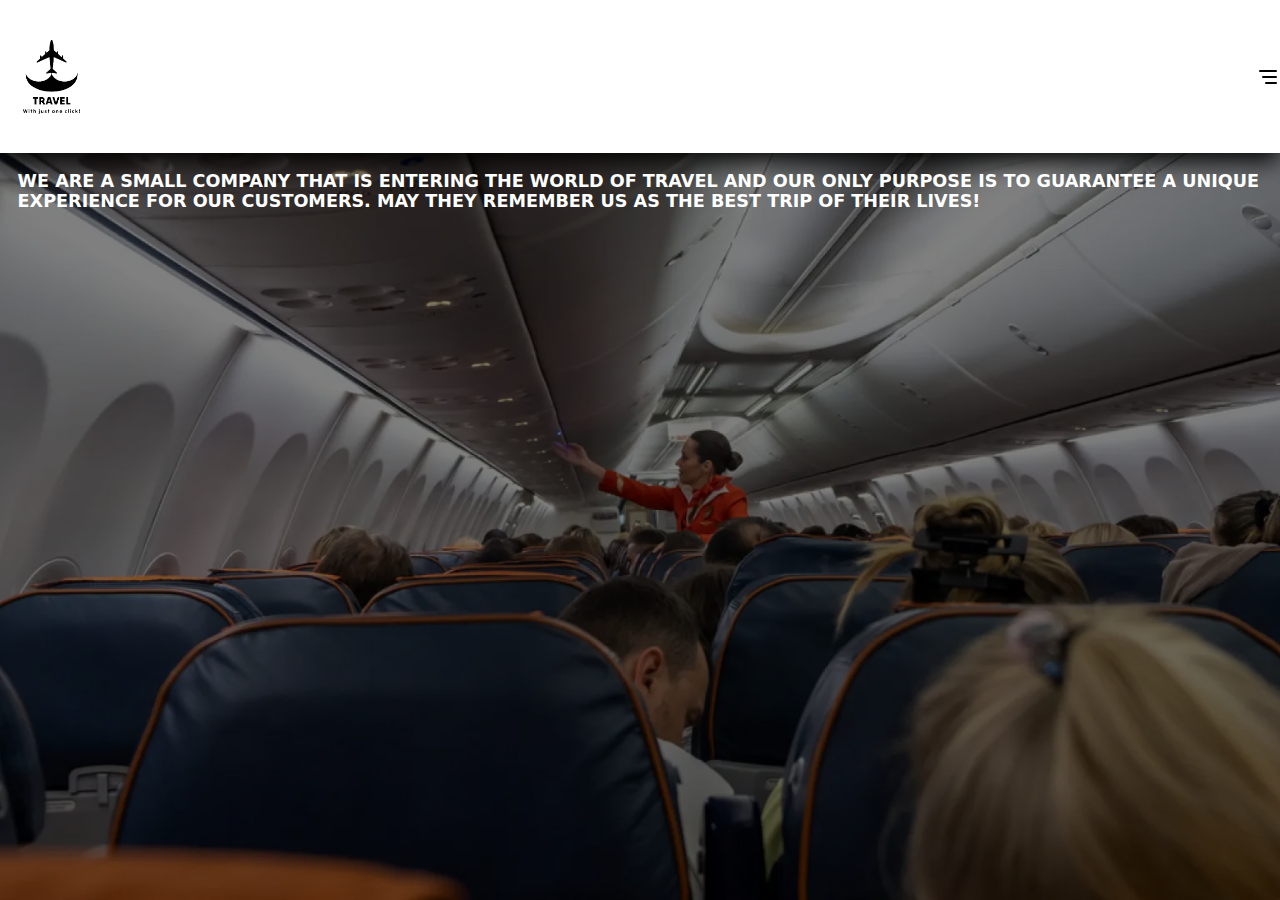
<file: seccion about/about.html>
<!DOCTYPE html>
<html lang="en">
<head>
    <meta charset="UTF-8">
    <meta name="viewport" content="width=device-width, initial-scale=1.0">
    <title>Document</title>
    <link rel="stylesheet" href="about.css">
    <link rel="stylesheet" href="https://cdnjs.cloudflare.com/ajax/libs/font-awesome/6.5.2/css/all.min.css">
</head>
<body>

    <header class="header">
        <img class="img-logo" src="79547f0eba2f433eade4195e544a51b7__3_-removebg-preview.png" alt="">
       <nav>
        <label for="menu-toggle"><svg  xmlns="http://www.w3.org/2000/svg"  width="24"  height="24"  viewBox="0 0 24 24"  fill="none"  stroke="currentColor"  stroke-width="2"  stroke-linecap="round"  stroke-linejoin="round"  class="icon-menu"><path stroke="none" d="M0 0h24v24H0z" fill="none"/><path d="M4 6h16" /><path d="M7 12h13" /><path d="M10 18h10" /></svg></label>
            <input type="checkbox" id="menu-toggle">
        <ul>
            <li><a href="http://127.0.0.1:5500/index.html">HOME</a></li>
            <li><a id="oculte" href="seccion login/login.html">LOGIN</a></li>
            <li><a id="oculte" href="section register/register.html">SING UP</a></li>
        </ul>
       </nav>
        <div class="box-button">
        <button class="btns-header"><a class="link-btn" href="seccion login/login.html" target="_blank">LOGIN</a></button>
        <button class="btns-header"><a class="link-btn" href="section register/register.html" target="_blank">SING UP</a></button>
        </div>
        
    </header>

        <div class="capa-negra">
            <div class="box-text">
            <p class="text">WE ARE A SMALL COMPANY THAT IS ENTERING THE WORLD OF TRAVEL AND OUR ONLY PURPOSE IS TO GUARANTEE A UNIQUE EXPERIENCE FOR OUR CUSTOMERS. MAY THEY REMEMBER US AS THE BEST TRIP OF THEIR LIVES!</p>
        </div>
</div>

         <div class="box-text-mobile">
            <p>WE ARE A SMALL COMPANY THAT IS ENTERING THE WORLD OF TRAVEL AND OUR ONLY PURPOSE IS TO GUARANTEE A UNIQUE EXPERIENCE FOR OUR CUSTOMERS. MAY THEY REMEMBER US AS THE BEST TRIP OF THEIR LIVES!</p>
        </div> 
    
</body>
</html>
</file>
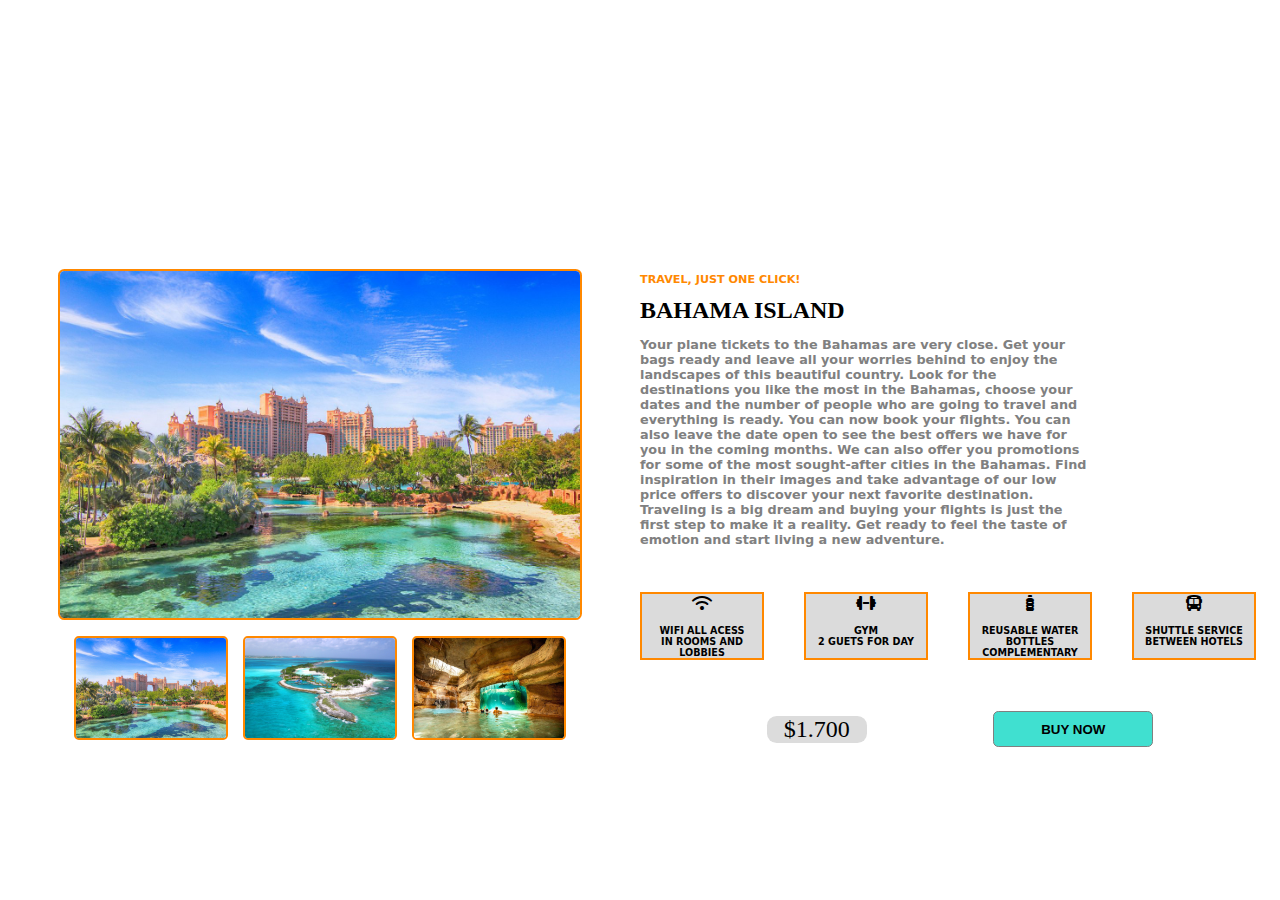
<file: seccion bahamas/bahamas.html>
<!DOCTYPE html>
<html lang="en">
<head>
    <meta charset="UTF-8">
    <meta name="viewport" content="width=device-width, initial-scale=1.0">
    <title>Document</title>
    <link rel="stylesheet" href="bahamas.css">
    <link rel="stylesheet" href="https://cdnjs.cloudflare.com/ajax/libs/font-awesome/6.5.2/css/all.min.css">
</head>
<body>
    <section>
        <div class="box-product">
            <div class="box-tittle">
            <a href="http://127.0.0.1:5500/index.html"><p class="name-company-mobile">TRAVEL, JUST ONE CLICK!</p></a>
            <h2 class="h2-mobile">BAHAMA ISLAND</h2>
        </div>
            <div class="cont-prduct-description">
                <div class="cont-one">
                   <img class="img-principal" src="img bahamas/bahamas galeria 7.jpg" alt="">
                   <div class="box-imgs-sec">
                       <img class="imgs-sec" src="img bahamas/bahamas galeria 7.jpg" alt="">
                      <img class="imgs-sec" src="img bahamas/bahamas galeria 1.jpg" alt="">
                      <img class="imgs-sec" src="img bahamas/bahamas hotel 1.jpg" alt="">
                   </div>
                </div>

                <div class="cont-two">
                    <a href="http://127.0.0.1:5500/index.html"><p class="name-company">TRAVEL, JUST ONE CLICK!</p></a>
                    <h2 class="tittle-desktop">BAHAMA ISLAND</h2>
                    <p class="text-description">Your plane tickets to the Bahamas are very close. Get your bags ready and leave all your worries behind to enjoy the landscapes of this beautiful country. Look for the destinations you like the most in the Bahamas, choose your dates and the number of people who are going to travel and everything is ready. You can now book your flights. You can also leave the date open to see the best offers we have for you in the coming months. We can also offer you promotions for some of the most sought-after cities in the Bahamas. Find inspiration in their images and take advantage of our low price offers to discover your next favorite destination. Traveling is a big dream and buying your flights is just the first step to make it a reality. Get ready to feel the taste of emotion and start living a new adventure.</p>
                    <div class="box-service">
                       <div class="services">
                        <i class="fa-solid fa-wifi"></i>
                        <p class="text-icon">WIFI ALL ACESS</p>
                         <p class="text-icon">IN ROOMS AND LOBBIES</p>
                       </div>
                       <div class="services">
                        <i class="fa-solid fa-dumbbell"></i>
                        <p class="text-icon">GYM</p>
                        <p class="text-icon">2 GUETS FOR DAY</p>
                       </div>
                       <div class="services">
                        <i class="fa-solid fa-bottle-water"></i>
                        <p class="text-icon">REUSABLE WATER BOTTLES</p>
                        <p class="text-icon">COMPLEMENTARY</p>
                       </div>
                       <div class="services">
                        <i class="fa-solid fa-bus"></i>
                        <p class="text-icon">SHUTTLE SERVICE</p>
                        <p class="text-icon">BETWEEN HOTELS</p>
                       </div>
                    </div>
                    <div class="box-cash">
                       <p class="text-cash">$1.700</p>
                       <div class="box-button">
                        <button>BUY NOW</button>
                       </div>
                       
                    </div>
                </div>

            </div>

        </div>
    </section>
    
</body>
</html>
</file>
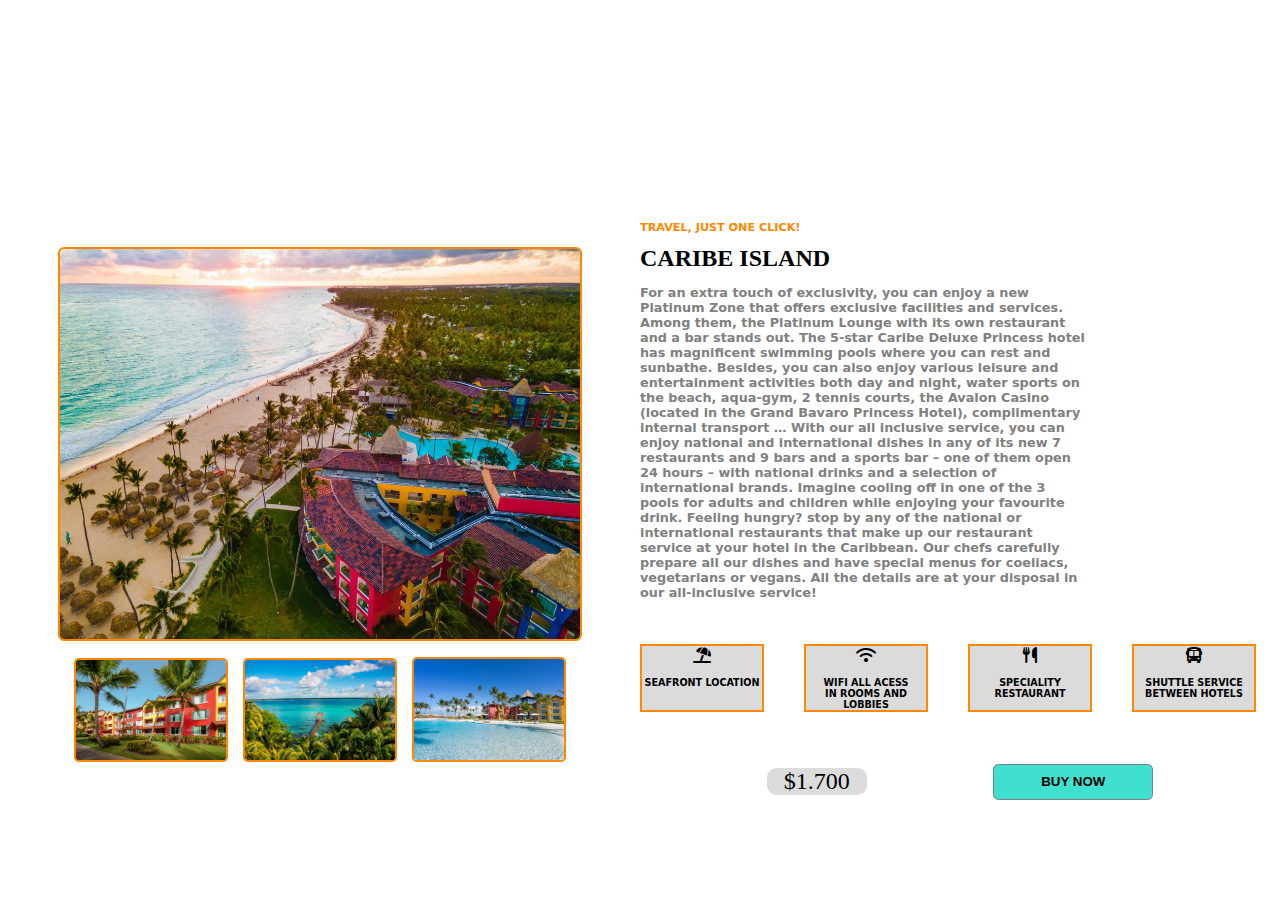
<file: seccion caribe/caribe.html>
<!DOCTYPE html>
<html lang="en">
<head>
    <meta charset="UTF-8">
    <meta name="viewport" content="width=device-width, initial-scale=1.0">
    <title>Document</title>
    <link rel="stylesheet" href="caribe.css">
    <link rel="stylesheet" href="https://cdnjs.cloudflare.com/ajax/libs/font-awesome/6.5.2/css/all.min.css">
</head>
<body>
    <section>
        <div class="box-product">
            <div class="box-tittle">
                <a href="http://127.0.0.1:5500/index.html"><p class="name-company-mobile">TRAVEL, JUST ONE CLICK!</p></a>
                <h2 class="h2-mobile">CARIBE ISLAND</h2>
            </div>
            <div class="cont-prduct-description">
                <div class="cont-one">
                   <img class="img-principal" src="CARIBE SECTION/caribe hotel 3.jpg" alt="">
                   <div class="box-imgs-sec">
                       <img class="imgs-sec" src="1.webp" alt="">
                       <img class="imgs-sec" src="CARIBE SECTION/caribe 2.jpeg" alt="">
                      <img class="imgs-sec" src="CARIBE SECTION/caribe hotel 1.jpg" alt="">
                   </div>
                </div>

                <div class="cont-two">
                    <a href="http://127.0.0.1:5500/index.html"><p class="name-company">TRAVEL, JUST ONE CLICK!</p></a>
                    <h2>CARIBE ISLAND</h2>
                    <p class="text-description">
                        For an extra touch of exclusivity, you can enjoy a new Platinum Zone that offers exclusive facilities and services. Among them, the Platinum Lounge with its own restaurant and a bar stands out.
                        
                        The 5-star Caribe Deluxe Princess hotel has magnificent swimming pools where you can rest and sunbathe. Besides, you can also enjoy various leisure and entertainment activities both day and night, water sports on the beach, aqua-gym, 2 tennis courts, the Avalon Casino (located in the Grand Bavaro Princess Hotel), complimentary internal transport …
                        
                        With our all inclusive service, you can enjoy national and international dishes in any of its new 7 restaurants and 9 bars and a sports bar – one of them open 24 hours – with national drinks and a selection of international brands. Imagine cooling off in one of the 3 pools for adults and children while enjoying your favourite drink.
                        Feeling hungry? stop by any of the national or international restaurants that make up our restaurant service at your hotel in the Caribbean. Our chefs carefully prepare all our dishes and have special menus for coeliacs, vegetarians or vegans. All the details are at your disposal in our all-inclusive service!</p>
                    <div class="box-service">
                        <div class="services">
                         <i class="fa-solid fa-umbrella-beach"></i>
                         <p class="text-icon">SEAFRONT LOCATION</p>
                        </div>
                       <div class="services">
                        <i class="fa-solid fa-wifi"></i>
                        <p class="text-icon">WIFI ALL ACESS</p>
                         <p class="text-icon">IN ROOMS AND LOBBIES</p>
                       </div>
                       <div class="services">
                        <i class="fa-solid fa-utensils"></i>
                        <p class="text-icon">SPECIALITY RESTAURANT</p>
                       </div>
                       <div class="services">
                        <i class="fa-solid fa-bus"></i>
                        <p class="text-icon">SHUTTLE SERVICE</p>
                        <p class="text-icon">BETWEEN HOTELS</p>
                       </div>
                    </div>
                    <div class="box-cash">
                       <p class="text-cash">$1.700</p>
                       <div class="box-button">
                        <button>BUY NOW</button>
                       </div>
                       
                    </div>
                </div>

            </div>

        </div>
    </section>
    
</body>
</html>
</file>
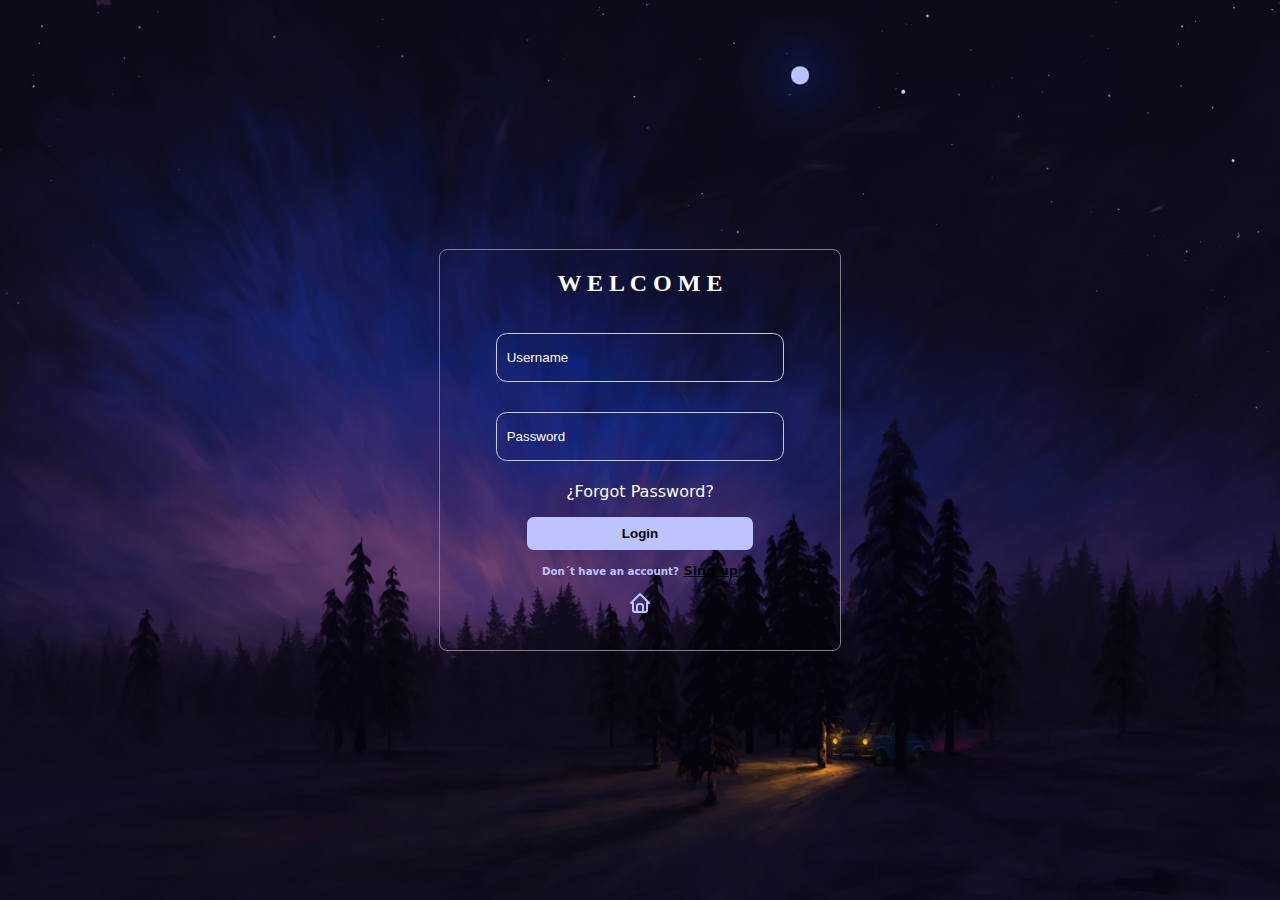
<file: seccion login/login.html>
<!DOCTYPE html>
<html lang="en">
<head>
    <meta charset="UTF-8">
    <meta name="viewport" content="width=device-width, initial-scale=1.0">
    <title>Document</title>
    <link rel="stylesheet" href="login.css">
</head>
<body>
    <section>
        <div class="box-login">
            <h2>W E L C O M E</h2>
            <div class="cont-box-login">
            <div class="box-form">
              <form>
                <div class="inputs-md">
                    <label for="email"></label>
                <input type="email" name="" id="email" placeholder="Username">
                </div>

                <div class="inputs-md">
                    <label for="password"></label>
                    <input type="password" name="" id="password" placeholder="Password">
                </div>
                <div class="box-button">
                    <p class="text-change-password"><a class="link-one" href="">¿Forgot Password?</a></p>
                    <button>Login</button>
                    <p class="text-after-button"><span>Don´t have an account?</span> <a class="link-two" href="">Sing up</a> </p>
                </div>
              </form>
              
            </div>

            <div class="box-icon-home">
           <a href="http://127.0.0.1:5500/index.html"><svg  xmlns="http://www.w3.org/2000/svg"  width="24"  height="24"  viewBox="0 0 24 24"  fill="none"  stroke="currentColor"  stroke-width="2"  stroke-linecap="round"  stroke-linejoin="round"  class="icon-home"><path stroke="none" d="M0 0h24v24H0z" fill="none"/><path d="M5 12l-2 0l9 -9l9 9l-2 0" /><path d="M5 12v7a2 2 0 0 0 2 2h10a2 2 0 0 0 2 -2v-7" /><path d="M9 21v-6a2 2 0 0 1 2 -2h2a2 2 0 0 1 2 2v6" /></svg></a>
            </div>

            </div>

        </div>
    </section>
</body>
</html>
</file>
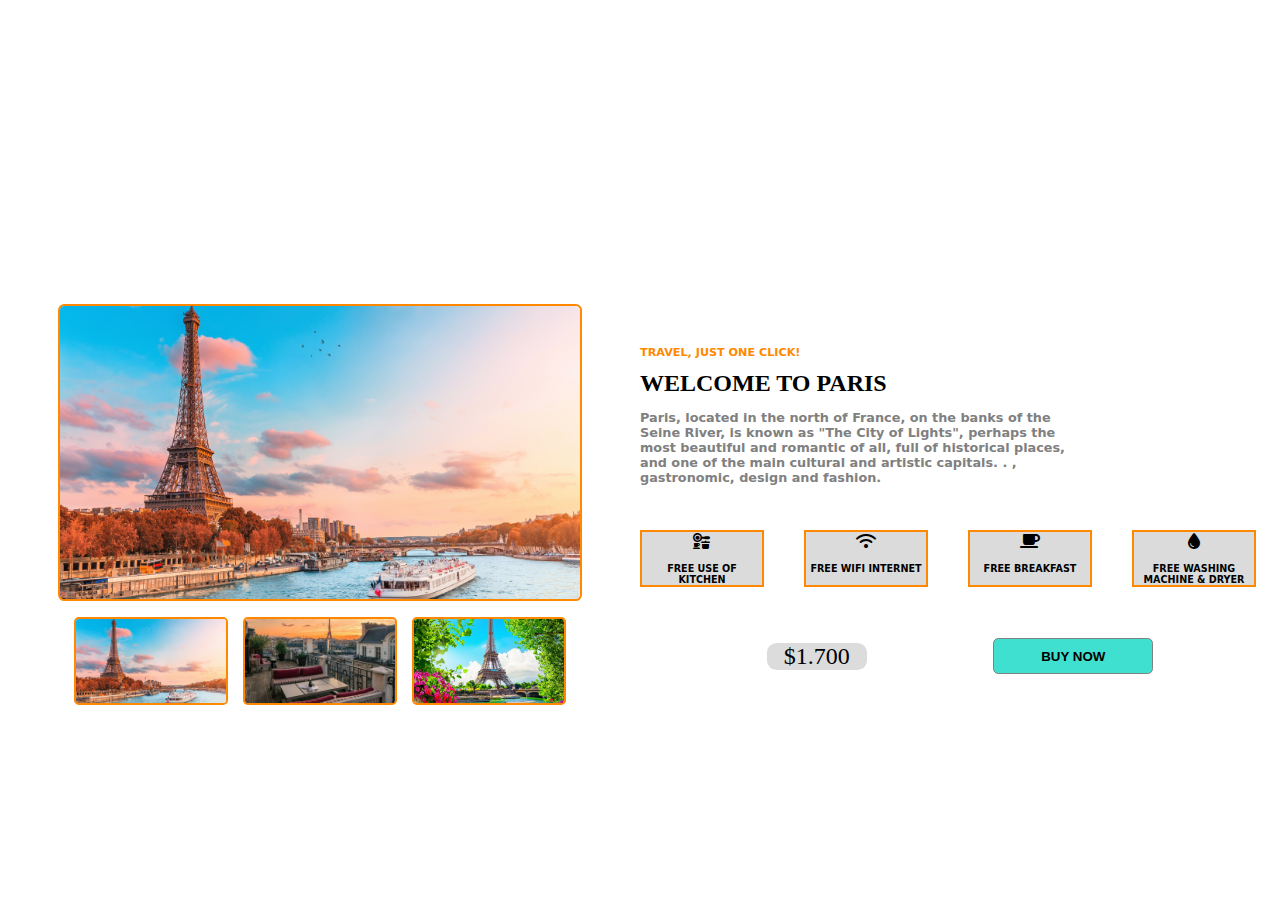
<file: seccion paris/paris.html>
<!DOCTYPE html>
<html lang="en">
<head>
    <meta charset="UTF-8">
    <meta name="viewport" content="width=device-width, initial-scale=1.0">
    <title>Document</title>
    <link rel="stylesheet" href="paris.css">
    <link rel="stylesheet" href="https://cdnjs.cloudflare.com/ajax/libs/font-awesome/6.5.2/css/all.min.css">
</head>
<body>
    <section>
        <div class="box-product">
            <div class="box-tittle">
                <a href="http://127.0.0.1:5500/index.html"><p class="name-company-mobile">TRAVEL, JUST ONE CLICK!</p></a>
            <h2 class="h2-mobile">WELCOME TO PARIS</h2>
            </div>
            <div class="cont-prduct-description">
                <div class="cont-one">
                   <img class="img-principal" src="img paris/paris 1.jpg" alt="">
                   <div class="box-imgs-sec">
                       <img class="imgs-sec" src="img paris/paris 1.jpg" alt="">
                       <img class="imgs-sec" src="img paris/hotel paris 1.jpg" alt="">
                      <img class="imgs-sec" src="img paris/torre-eiffel-y-el-rio-sena-en-paris.webp" alt="">
                   </div>
                </div>

                <div class="cont-two">
                    <a href="http://127.0.0.1:5500/index.html"><p class="name-company">TRAVEL, JUST ONE CLICK!</p></a>
                    <h2>WELCOME TO PARIS</h2>
                    <p class="text-description">
                        Paris, located in the north of France, on the banks of the Seine River, is known as "The City of Lights", perhaps the most beautiful and romantic of all, full of historical places, and one of the main cultural and artistic capitals. . , gastronomic, design and fashion.</p>
                    <div class="box-service">
                        <div class="services">
                            <i class="fa-solid fa-kitchen-set"></i>
                         <p class="text-icon">FREE USE OF KITCHEN</p>
                        </div>
                       <div class="services">
                        <i class="fa-solid fa-wifi"></i>
                        <p class="text-icon">FREE WIFI INTERNET</p>
                       </div>
                       <div class="services">
                        <i class="fa-solid fa-mug-saucer"></i>
                        <p class="text-icon">FREE BREAKFAST</p>
                       </div>
                       <div class="services">
                        <i class="fa-solid fa-droplet"></i>
                        <p class="text-icon">FREE WASHING MACHINE & DRYER</p>
                       </div>
                    </div>
                    <div class="box-cash">
                       <p class="text-cash">$1.700</p>
                       <div class="box-button">
                        <button>BUY NOW</button>
                       </div>
                       
                    </div>
                </div>

            </div>

        </div>
    </section>
    
</body>
</html>
</file>
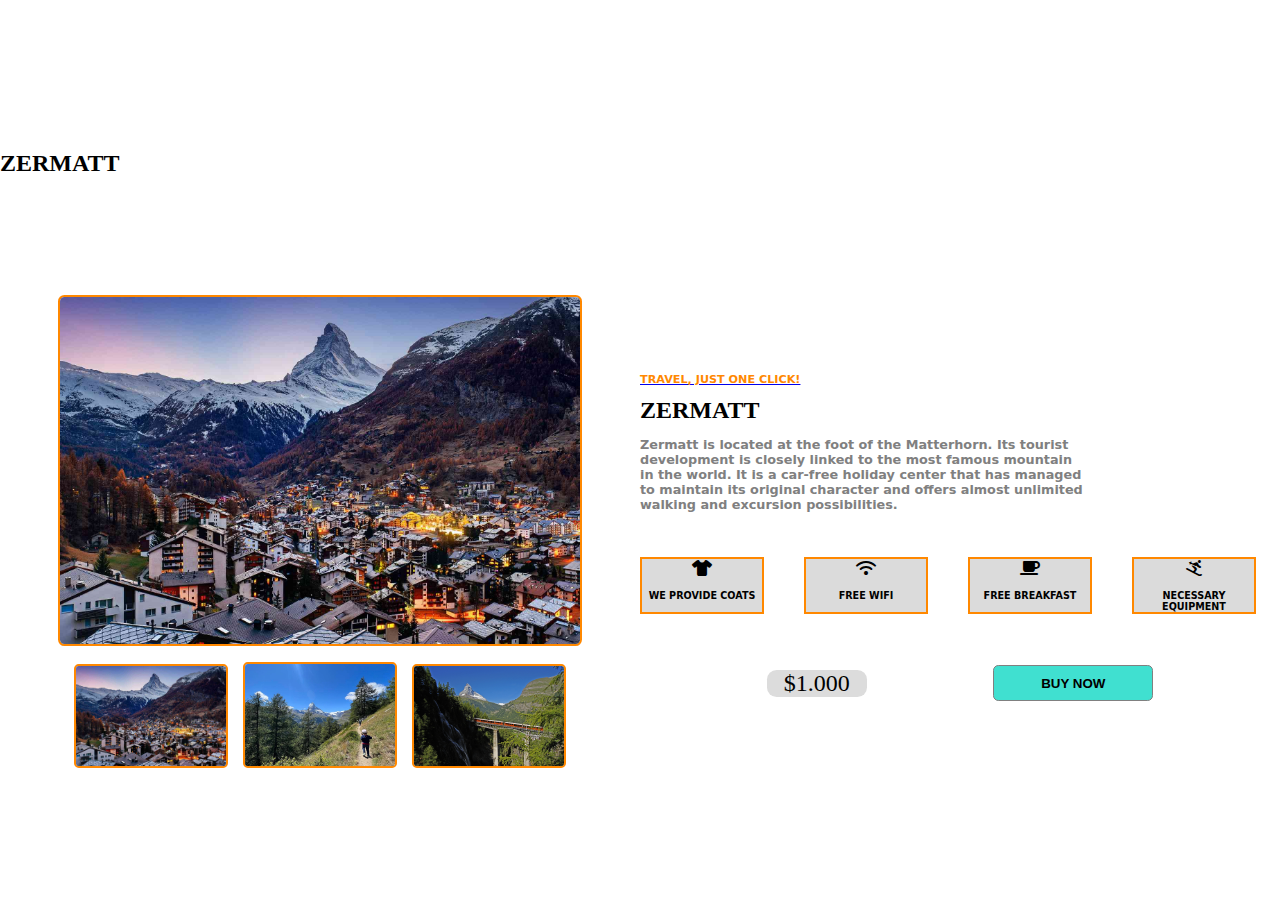
<file: seccion zermatt/zermatt.html>
<!DOCTYPE html>
<html lang="en">
<head>
    <meta charset="UTF-8">
    <meta name="viewport" content="width=device-width, initial-scale=1.0">
    <title>Document</title>
    <link rel="stylesheet" href="zermatt.css">
    <link rel="stylesheet" href="https://cdnjs.cloudflare.com/ajax/libs/font-awesome/6.5.2/css/all.min.css">
</head>
<body>
    <section>
        <div class="box-product">
            <div class="box-tittle">
                <a href="http://127.0.0.1:5500/index.html"><p class="name-company-mobile">TRAVEL, JUST ONE CLICK!</p></a>
            <h2 class="h2-mobile">ZERMATT</h2>
            </div>
            <div class="cont-prduct-description">
                <div class="cont-one">
                   <img class="img-principal" src="img zermatt/zermatt 2.jpg" alt="">
                   <div class="box-imgs-sec">
                       <img class="imgs-sec" src="img zermatt/zermatt 2.jpg" alt="">
                       <img class="imgs-sec" src="img zermatt/zermatt 3.webp" alt="">
                      <img class="imgs-sec" src="img zermatt/zermatt 4.jpg" alt="">
                   </div>
                </div>

                <div class="cont-two">
                    <a href="http://127.0.0.1:5500/index.html"><p class="name-company">TRAVEL, JUST ONE CLICK!</p></a>
                    <h2>ZERMATT</h2>
                    <p class="text-description">
                        Zermatt is located at the foot of the Matterhorn. Its tourist development is closely linked to the most famous mountain in the world. It is a car-free holiday center that has managed to maintain its original character and offers almost unlimited walking and excursion possibilities.</p>
                    <div class="box-service">
                        <div class="services">
                            <i class="fa-solid fa-shirt"></i>
                         <p class="text-icon">WE PROVIDE COATS</p>
                        </div>
                       <div class="services">
                        <i class="fa-solid fa-wifi"></i>
                        <p class="text-icon">FREE WIFI</p>
                       </div>
                       <div class="services">
                        <i class="fa-solid fa-mug-saucer"></i>
                        <p class="text-icon">FREE BREAKFAST</p>
                       </div>
                       <div class="services">
                        <i class="fa-solid fa-person-skiing"></i>
                        <p class="text-icon">NECESSARY EQUIPMENT</p>
                       </div>
                    </div>
                    <div class="box-cash">
                       <p class="text-cash">$1.000</p>
                       <div class="box-button">
                        <button>BUY NOW</button>
                       </div>
                       
                    </div>
                </div>

            </div>

        </div>
    </section>
</body>
</html>
</file>
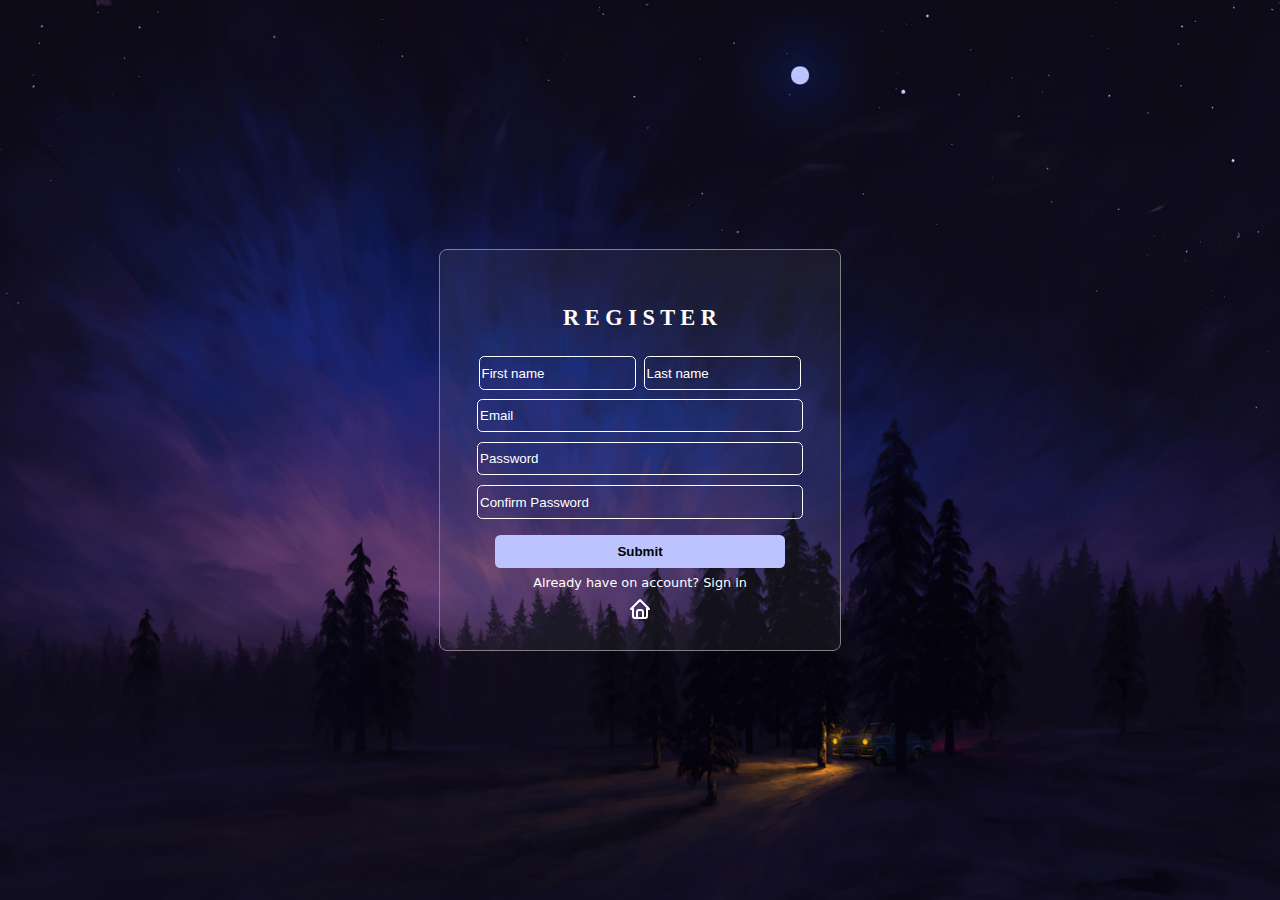
<file: section register/register.html>
<!DOCTYPE html>
<html lang="en">
<head>
    <meta charset="UTF-8">
    <meta name="viewport" content="width=device-width, initial-scale=1.0">
    <title>Document</title>
    <link rel="stylesheet" href="register.css">
</head>
<body>
    <section>
        <div class="box-register">
            <div class="cont-box-register">
             <h4>R E G I S T E R</h4>
             <div class="box-display">
                <form class="form-one">
                    <label for="name"></label>
                    <input type="text" id="name" placeholder="First name">
                    <label for="lastname"></label>
                    <input type="text" id="lastname" placeholder="Last name">
                </form>
             </div>

             <div class="box-inputs-two">
                <form class="form-two">
                    <label for="email"></label>
                    <input id="input-two" type="email" id="email" placeholder="Email">
                    <label for="password"></label>
                    <input id="input-two" type="password" id="password" placeholder="Password">
                    <label for="confirm-password"></label>
                    <input id="input-two" type="password" id="confirm-password" placeholder="Confirm Password">
                </form>
             </div>
                 <div class="box-button">
                    <a href=""><button>Submit</button></a>
                    <p>Already have on account?<a href=""> Sign in</a></p>
                 </div>

                 <div class="box-icon-home">
                    <a href="http://127.0.0.1:5500/index.html"><svg  xmlns="http://www.w3.org/2000/svg"  width="24"  height="24"  viewBox="0 0 24 24"  fill="none"  stroke="currentColor"  stroke-width="2"  stroke-linecap="round"  stroke-linejoin="round"  class="icon-home"><path stroke="none" d="M0 0h24v24H0z" fill="none"/><path d="M5 12l-2 0l9 -9l9 9l-2 0" /><path d="M5 12v7a2 2 0 0 0 2 2h10a2 2 0 0 0 2 -2v-7" /><path d="M9 21v-6a2 2 0 0 1 2 -2h2a2 2 0 0 1 2 2v6" /></svg></a>
                     </div>
            </div>
            
        </div>
    </section>
    
</body>
</html>
</file>
<file: seccion about/about.css>
body {
    padding: 0;
    margin: 0;
    font-family: system-ui, -apple-system, BlinkMacSystemFont, 'Segoe UI', Roboto, Oxygen, Ubuntu, Cantarell, 'Open Sans', 'Helvetica Neue', sans-serif;
     background-image: url(avion.webp);
     background-size: cover;
}

header {
    display: flex;
    justify-content: space-between;
    align-items: center;
    height: 17vh;
    background-color: white;
    box-shadow: 0 8px 24px;
}

.navbar {
    display: flex;
}

.img-logo {
    width: 140px;
    
}

.link-btn {
    font-weight: 600;
    color: white;
}

a {
    text-decoration: none;
    color: rgb(0, 0, 0);
    font-weight: 500;
}

li {
    list-style: none;
}

.box-button {
    /* margin: 2em; */
}

.btns-header {
    width: 8em;
    height: 2.8em;
    background-color: rgb(0, 0, 0);
    font-weight: 600;
    border: 1px solid grey;
    border-radius: 0.8em;
    margin: 0.5em;
    cursor: pointer;
}

/* section {
    width: 100%;
    height: 83vh;
    background-image: url(avion.webp);
    background-size: cover;
} */


.capa-negra {
    position: absolute;
    bottom: 0;
    left: 0;
    width: 100%;
    height: 83%;
    background-color: rgba(0, 0, 0, 0.409);
    color: white;
    display: flex;
  }

  input {
    display: none;
  }

  #oculte {
    display: none;
  }

  label {
    display: none;
  }

  .box-text {
    width: 50%;
    display: flex;
    align-items: center;
    justify-content: center;
    height: 50vh;
    color: white;
    font-weight: 800;
    margin: 2em;
  }

  .text {
    font-size: 1.8em;
    font-family: system-ui, -apple-system, BlinkMacSystemFont, 'Segoe UI', Roboto, Oxygen, Ubuntu, Cantarell, 'Open Sans', 'Helvetica Neue', sans-serif;
  }

  .box-text-mobile {
    display: none;
  }

  @media (max-width: 1280px) {
    body {
        background-size: cover;
        background-repeat: no-repeat;
        background-position: center;
        height: 100vh;
    }

    .capa-negra {
        display: none;
    }

    .box-button {
        display: none;
    }

    nav {
        display: flex;
        align-items: center;
    }

    #oculte {
        display: flex;
    }

    li {
        margin: 5px;
    }

    a {
        color: white;
        font-weight: 700;
        
    }

    .img-logo {
        width: 103px;
    }

    ul {
        position: absolute;
        top: 81px;
        right: 0;
        display: flex;
        flex-direction: column;
        align-items: center;
        /* gap: 20px; */
        /* padding: 1.4em 0; */
        height: 83vh;
        width: 100%;
        display: none;
        font-size: 0.9em;
        font-weight: 300;
        text-transform: uppercase;
        background-color: rgba(0, 0, 0, 0.916);
        cursor: pointer;
    }

    label {
        display: flex;
    }

    #menu-toggle:checked ~ ul {
        display: flex;
    }

    .box-text-mobile {
        display: flex;
        height: 83vh;
        background-color: rgba(0, 0, 0, 0.502);
        justify-content: center;
        /* align-items: center; */
        width: 100%;
        font-size: 1.1em;
        font-weight: 600;
        color: white;
    }

    p {
        margin: 1em;
    }

  }
</file>
<file: seccion bahamas/bahamas.css>
body {
    padding: 0;
    margin: 0;
    /* background-color: rgba(255, 255, 0, 0.493); */
    font-family: system-ui, -apple-system, BlinkMacSystemFont, 'Segoe UI', Roboto, Oxygen, Ubuntu, Cantarell, 'Open Sans', 'Helvetica Neue', sans-serif;
}

section {
    width: 100%;
    height: 100vh;
    display: flex;
    justify-content: center;
    align-items: center;
}

.box-product {
    width: 1400px;
    height: 600px;
    /* border: 1px solid grey; */
    border-radius: 0.5em;
}

.cont-prduct-description {
  display: flex;
}

.cont-one {
    /* border: 1px solid black; */
    width: 50%;
    height: 81vh;
    display: flex;
    flex-direction: column;
    align-items: center;
    justify-content: center;
}

.cont-two {
    width: 50%;
    /* border: 1px solid turquoise; */
    display: flex;
    flex-direction: column;
    justify-content: center;
    /* align-items: center; */
}

.img-principal {
    width: 520px;
    border-radius: 0.4em;
    cursor: pointer;
    border: 2px solid  rgb(255, 136, 0);
}

.img-principal:hover {
    filter: contrast(120%);
}

.imgs-sec {
    width: 150px;
    border-radius: 0.3em;
    margin: 0 0.3em;
    transition: 0.35 ease;
    cursor: pointer;
    border: 2px solid  rgb(255, 136, 0);
}

.imgs-sec:hover {
   transform: scale(1.1);
   filter: contrast(170%);
}

.box-imgs-sec {
    margin: 1em;
}

.name-company {
    font-size: 0.7em;
    font-weight: 900;
    color: rgb(255, 136, 0);
}

.tittle-desktop {
    display: flex;
    font-family: "kanit";
    /* justify-content: center; */
    margin: 0;
}

.text-description {
    font-weight: 600;
    font-size: 0.8em;
    color: grey;
    width: 70%;
}

div i {
    width: 40px;
    height: 30px;
    display: flex;
    justify-content: center;
    align-items: center;
    text-align: center;
    border-radius: 100%;
    margin: 0;
}

.box-service {
    display: flex;
    gap: 40px;
    text-align: center;
    margin: 2em 0;
}

.text-icon {
    margin: 0;
    font-size: 0.6em;
    font-weight: 700;
}

.text-cash {
    font-size: 1.5em;
    /* font-weight: 600; */
    font-family: "kanit";
    background-color: gainsboro;
    width: 100px;
    display: flex;
    align-items: center;
    justify-content: center;
    border-radius: 0.4em;
}

.box-button {
    /* width: 100%; */
    /* display: flex;
    justify-content: center; */
}

button {
    width: 12em;
    height: 2.7em;
    border-radius: 0.4em;
    border: 1px solid grey;
    background-color: turquoise;
    font-weight: 600;
    cursor: pointer;
}

button:hover {
    background-color: coral;
    color: white;
}

.box-cash {
    display: flex;
    align-items: center;
    justify-content: space-evenly;
    /* width: 100%; */
}

.services {
    border: 2px solid  rgb(255, 136, 0);
    background-color: rgba(128, 128, 128, 0.285);
    width: 120px;
}

.name-company-mobile {
    display: none;
}

.box-tittle {
    display: none;
}

a {
    text-decoration: none;
}


@media (max-width: 600px) {
    body {
        background-color: white;
    }

    .name-company-mobile {
        display: flex;
    }

    section {
        /* display: flex; */
        flex-direction: column;
        height: 270vh;
        justify-content: flex-start;
    }

    .box-product {
        display: flex;
        flex-direction: column;
        align-items: none;
        justify-content: none;
        /* align-items: center; */
        /* justify-content: center; */
        width: 100%;
    }

    a {
        text-decoration: none;
    }

    .img-principal {
        width: 250px;

    }

    .cont-prduct-description {
        display: flex;
        flex-direction: column;
    }

    .cont-one {
        width: 100%;
        height: 105vh;
        margin: 0;
        display: flex;
        justify-content: center;
        align-items: center;
    }

    .box-imgs-sec {
        display: flex;
        flex-direction: column;
        justify-content: center;
        align-items: center;
        gap: 10px;
    }

    .cont-two {
        width: 100%;
        height: 100vh;
        display: flex;
        justify-content: flex-start;
        align-items: center;
    }


    .name-company {
        font-size: 0.5em;
    }



    .box-cash {
        width: 200px;
    }

    .text-cash {
        font-size: 0.9 em;
        margin: 1em;
    }

    .box-service {
        gap: 3px;
        width: 100%;
        /* height: 120px; */
        display: flex;
        flex-direction: column;
        align-items: center;
    }

    .box-tittle {
        display: flex;
        flex-direction: column;
        justify-content: center;
        align-items: center;
    }

    .h2-mobile {
        display: flex;
        font-family: "kanit";
        /* justify-content: center; */
        margin: 0;
    }

    .name-company {
        display: none;
    }

    .tittle-desktop {
        display: none;
    }

    .name-company-mobile {
        font-size: 0.6em;
    font-weight: 900;
    color: rgb(255, 136, 0);
    }

    
}
</file>
<file: seccion caribe/caribe.css>
body {
    padding: 0;
    margin: 0;
    /* background-color: rgba(255, 255, 0, 0.493); */
    font-family: system-ui, -apple-system, BlinkMacSystemFont, 'Segoe UI', Roboto, Oxygen, Ubuntu, Cantarell, 'Open Sans', 'Helvetica Neue', sans-serif;
}

section {
    width: 100%;
    height: 100vh;
    display: flex;
    justify-content: center;
    align-items: center;
}

.box-product {
    width: 1400px;
    height: 600px;
    /* border: 1px solid grey; */
    border-radius: 0.5em;
}

.cont-prduct-description {
  display: flex;
}

.box-tittle {
    display: none;
}

a {
    text-decoration: none;
}

.cont-one {
    /* border: 1px solid black; */
    width: 50%;
    height: 81vh;
    display: flex;
    flex-direction: column;
    align-items: center;
    justify-content: center;
}

.cont-two {
    width: 50%;
    /* border: 1px solid turquoise; */
    display: flex;
    flex-direction: column;
    justify-content: center;
    /* align-items: center; */
}

.img-principal {
    width: 520px;
    border-radius: 0.4em;
    cursor: pointer;
    border: 2px solid  rgb(255, 136, 0);
}

.img-principal:hover {
    filter: contrast(120%);
}

.imgs-sec {
    width: 150px;
    border-radius: 0.3em;
    margin: 0 0.3em;
    transition: 0.35 ease;
    cursor: pointer;
    border: 2px solid  rgb(255, 136, 0);
}

.imgs-sec:hover {
   transform: scale(1.1);
   filter: contrast(170%);
}

.box-imgs-sec {
    margin: 1em;
}

.name-company {
    font-size: 0.7em;
    font-weight: 900;
    color: rgb(255, 136, 0);
}

h2 {
    display: flex;
    font-family: "kanit";
    /* justify-content: center; */
    margin: 0;
}

.text-description {
    font-weight: 600;
    font-size: 0.8em;
    color: grey;
    width: 70%;
}

div i {
    width: 40px;
    height: 30px;
    display: flex;
    justify-content: center;
    align-items: center;
    text-align: center;
    border-radius: 100%;
    margin: 0;
}

.box-service {
    display: flex;
    gap: 40px;
    text-align: center;
    margin: 2em 0;
}

.text-icon {
    margin: 0;
    font-size: 0.6em;
    font-weight: 700;
}

.text-cash {
    font-size: 1.5em;
    /* font-weight: 600; */
    font-family: "kanit";
    background-color: gainsboro;
    width: 100px;
    display: flex;
    align-items: center;
    justify-content: center;
    border-radius: 0.4em;
}

.box-button {
    /* width: 100%; */
    /* display: flex;
    justify-content: center; */
}

button {
    width: 12em;
    height: 2.7em;
    border-radius: 0.4em;
    border: 1px solid grey;
    background-color: turquoise;
    font-weight: 600;
    cursor: pointer;
}

button:hover {
    background-color: coral;
    color: white;
}

.box-cash {
    display: flex;
    align-items: center;
    justify-content: space-evenly;
    /* width: 100%; */
}

.services {
    border: 2px solid  rgb(255, 136, 0);
    background-color: rgba(128, 128, 128, 0.285);
    width: 120px;
}


@media (max-width: 600px) {
    body {
        background-color: white;
    }

    .box-tittle {
        display: flex;
    }

    section {
        /* display: flex; */
        flex-direction: column;
        height: 270vh;
        justify-content: flex-start;
    }

    .box-product {
        display: flex;
        flex-direction: column;
        align-items: none;
        justify-content: none;
        /* align-items: center; */
        /* justify-content: center; */
        width: 100%;
    }

    .img-principal {
        width: 250px;

    }

    a {
        text-decoration: none;
    }

    .cont-prduct-description {
        display: flex;
        flex-direction: column;
    }

    .cont-one {
        width: 100%;
        height: 105vh;
        margin: 0;
        display: flex;
        justify-content: center;
        align-items: center;
    }

    .box-imgs-sec {
        display: flex;
        flex-direction: column;
        justify-content: center;
        align-items: center;
        gap: 10px;
    }

    .cont-two {
        width: 100%;
        height: 100vh;
        display: flex;
        justify-content: flex-start;
        align-items: center;
    }


    .name-company {
        font-size: 0.5em;
    }



    .box-cash {
        width: 200px;
    }

    .text-cash {
        font-size: 0.9 em;
        margin: 1em;
    }

    .box-service {
        gap: 3px;
        width: 100%;
        /* height: 120px; */
        display: flex;
        flex-direction: column;
        align-items: center;
    }

    .box-tittle {
        display: flex;
        flex-direction: column;
        justify-content: center;
        align-items: center;
    }

    .h2-mobile {
        display: flex;
        font-family: "kanit";
        /* justify-content: center; */
        margin: 0;
    }

    .name-company {
        display: none;
    }

    .tittle-desktop {
        display: none;
    }

    .name-company-mobile {
        font-size: 0.6em;
    font-weight: 900;
    color: rgb(255, 136, 0);
    }

    
}
</file>
<file: seccion login/login.css>
body {
    padding: 0;
    margin: 0;
    background-image: url(fondo\ login\ 6.jpg);
    background-size: cover;
    font-family: system-ui, -apple-system, BlinkMacSystemFont, 'Segoe UI', Roboto, Oxygen, Ubuntu, Cantarell, 'Open Sans', 'Helvetica Neue', sans-serif;


}

section {
    width: 100%;
    height: 100vh;
    display: flex;
    justify-content: center;
    align-items: center;
}

.box-login {
    width: 400px;
    height: 400px;
    border: 1px solid grey;
    border-radius: 0.5em;
    background-color: rgba(240, 248, 255, 0);
    display: flex;
    align-items: center;
    flex-direction: column;
}




.cont-box-login {
    display: flex;
    flex-direction: column;
    align-items: center;
    justify-content: center;
    height: 100%;
    
}


form {
    display: flex;
    flex-direction: column;
    /* align-items: center; */
    gap: 30px;
}

input {
    display: flex;
    background-color: rgba(0, 0, 0, 0); /* Fondo transparente */
    border: 1px solid #ccc; /* Borde opcional para resaltar el input */
    padding: 10px;
    outline: none;
    color: white;
    width: 20em;
    height: 2em;
    border-radius: 0.8em;
    margin: 0;
    position: relative;
    top: 25px;
}


h2 {
    margin: 0;
    padding: 0;
    display: inline-block;
    top: 20px;
    font-family: "kanit";
    color: white;
    transition: 0.5s ease;
    position: relative;
}

h2::after {
    content: '';
    position: absolute;
    bottom: -2px;
    left: 0;
    width: 100%;
    height: 2px;
    background-color: rgb(251, 251, 251); /* Color del subrayado */
    transform: scaleX(0);
    animation-name: subrayarAnimacion;
    animation-duration: 10s;
    animation-iteration-count: infinite;
    animation-timing-function: linear;
    animation-direction: alternate;
}

  @keyframes subrayarAnimacion {
    0% {
        transform: scaleX(0);
    }
    50% {
        transform: scaleX(1.2);
    }
    100% {
        transform: scaleX(0);
    }
}

input::placeholder {
    color: white;
    
}

input:focus::placeholder {
    color: white;
}

label {
    
}


.box-button {
    margin: 0;
    display: flex;
    flex-direction: column;
    justify-content: center;
    align-items: center;
}

button {
    width: 17em;
    height: 2.5em;
    border-radius: 0.5em;
    border: none;
    background-color: #BDC3FF;
    font-weight: 600;
    cursor: pointer;
}

button:hover {
    background-color: #13216C;
    color: white;
}


.link-one{
    color: white;
    text-decoration: none;
}

.text-after-button {
    font-weight: 600;
    font-size: 0.8em;
}

span {
    color: #BDC3FF;
    font-weight: 600;
    font-size: 0.8em;
}

.link-two {
    color: black;
}

.link-two:hover {
    color: white;
}

.box-icon-home {
    margin: 0;
    padding: 0;
}

.icon-home {
    color: #BDC3FF;
}

a:hover {
    color: #BDC3FF;
}


@media (max-width: 600px) {

    .box-login {
        width: 300px;
    }

    input {
        width: 17em;
        height: 1.7em;
    }

    button {
        width: 11em;
    }
    
}
</file>
<file: seccion paris/paris.css>
body {
    padding: 0;
    margin: 0;
    /* background-color: rgba(255, 255, 0, 0.493); */
    font-family: system-ui, -apple-system, BlinkMacSystemFont, 'Segoe UI', Roboto, Oxygen, Ubuntu, Cantarell, 'Open Sans', 'Helvetica Neue', sans-serif;
}

section {
    width: 100%;
    height: 100vh;
    display: flex;
    justify-content: center;
    align-items: center;
}

.box-tittle {
    display: none;
}

.box-product {
    width: 1400px;
    height: 600px;
    /* border: 1px solid grey; */
    border-radius: 0.5em;
}

.cont-prduct-description {
  display: flex;
}

.cont-one {
    /* border: 1px solid black; */
    width: 50%;
    height: 81vh;
    display: flex;
    flex-direction: column;
    align-items: center;
    justify-content: center;
}

.cont-two {
    width: 50%;
    /* border: 1px solid turquoise; */
    display: flex;
    flex-direction: column;
    justify-content: center;
    /* align-items: center; */
}

.img-principal {
    width: 520px;
    border-radius: 0.4em;
    cursor: pointer;
    border: 2px solid  rgb(255, 136, 0);
}

.img-principal:hover {
    filter: contrast(120%);
}

.imgs-sec {
    width: 150px;
    border-radius: 0.3em;
    margin: 0 0.3em;
    transition: 0.35 ease;
    cursor: pointer;
    border: 2px solid  rgb(255, 136, 0);
}

.imgs-sec:hover {
   transform: scale(1.1);
   filter: contrast(170%);
}

.box-imgs-sec {
    margin: 1em;
}

.name-company {
    font-size: 0.7em;
    font-weight: 900;
    color: rgb(255, 136, 0);
}

h2 {
    display: flex;
    font-family: "kanit";
    /* justify-content: center; */
    margin: 0;
}

.text-description {
    font-weight: 600;
    font-size: 0.8em;
    color: grey;
    width: 70%;
}

div i {
    width: 40px;
    height: 30px;
    display: flex;
    justify-content: center;
    align-items: center;
    text-align: center;
    border-radius: 100%;
    margin: 0;
}

.box-service {
    display: flex;
    gap: 40px;
    text-align: center;
    margin: 2em 0;
}

.text-icon {
    margin: 0;
    font-size: 0.6em;
    font-weight: 700;
}

.text-cash {
    font-size: 1.5em;
    /* font-weight: 600; */
    font-family: "kanit";
    background-color: gainsboro;
    width: 100px;
    display: flex;
    align-items: center;
    justify-content: center;
    border-radius: 0.4em;
}

.box-button {
    /* width: 100%; */
    /* display: flex;
    justify-content: center; */
}

button {
    width: 12em;
    height: 2.7em;
    border-radius: 0.4em;
    border: 1px solid grey;
    background-color: turquoise;
    font-weight: 600;
    cursor: pointer;
}

button:hover {
    background-color: coral;
    color: white;
}

.box-cash {
    display: flex;
    align-items: center;
    justify-content: space-evenly;
    /* width: 100%; */
}

.services {
    border: 2px solid  rgb(255, 136, 0);
    background-color: rgba(128, 128, 128, 0.285);
    width: 120px;
}

a {
    text-decoration: none;
}


@media (max-width: 600px) {
    body {
        background-color: white;
    }

    .box-tittle {
        display: none;
    }

    section {
        /* display: flex; */
        flex-direction: column;
        height: 270vh;
        justify-content: flex-start;
    }

    .box-product {
        display: flex;
        flex-direction: column;
        align-items: none;
        justify-content: none;
        /* align-items: center; */
        /* justify-content: center; */
        width: 100%;
    }

    .img-principal {
        width: 250px;

    }

    .cont-prduct-description {
        display: flex;
        flex-direction: column;
    }

    .cont-one {
        width: 100%;
        height: 105vh;
        margin: 0;
        display: flex;
        justify-content: center;
        align-items: center;
    }

    .box-imgs-sec {
        display: flex;
        flex-direction: column;
        justify-content: center;
        align-items: center;
        gap: 10px;
    }

    .cont-two {
        width: 100%;
        height: 100vh;
        display: flex;
        justify-content: flex-start;
        align-items: center;
    }


    .name-company {
        font-size: 0.5em;
    }



    .box-cash {
        width: 200px;
    }

    .text-cash {
        font-size: 0.9 em;
        margin: 1em;
    }

    .box-service {
        gap: 3px;
        width: 100%;
        /* height: 120px; */
        display: flex;
        flex-direction: column;
        align-items: center;
    }

    .box-tittle {
        display: flex;
        flex-direction: column;
        justify-content: center;
        align-items: center;
    }

    .h2-mobile {
        display: flex;
        font-family: "kanit";
        /* justify-content: center; */
        margin: 0;
    }

    .name-company {
        display: none;
    }

    .tittle-desktop {
        display: none;
    }

    .name-company-mobile {
        font-size: 0.6em;
    font-weight: 900;
    color: rgb(255, 136, 0);
    }

    a {
        text-decoration: none;
    }
}
</file>
<file: seccion zermatt/zermatt.css>
body {
    padding: 0;
    margin: 0;
    /* background-color: rgba(255, 255, 0, 0.493); */
    font-family: system-ui, -apple-system, BlinkMacSystemFont, 'Segoe UI', Roboto, Oxygen, Ubuntu, Cantarell, 'Open Sans', 'Helvetica Neue', sans-serif;
}

section {
    width: 100%;
    height: 100vh;
    display: flex;
    justify-content: center;
    align-items: center;
}

.box-product {
    width: 1400px;
    height: 600px;
    /* border: 1px solid grey; */
    border-radius: 0.5em;
}

.cont-prduct-description {
  display: flex;
}

.cont-one {
    /* border: 1px solid black; */
    width: 50%;
    height: 81vh;
    display: flex;
    flex-direction: column;
    align-items: center;
    justify-content: center;
}

.name-company-mobile {
   display: none;
}

.cont-two {
    width: 50%;
    /* border: 1px solid turquoise; */
    display: flex;
    flex-direction: column;
    justify-content: center;
    /* align-items: center; */
}

.img-principal {
    width: 520px;
    border-radius: 0.4em;
    cursor: pointer;
    border: 2px solid  rgb(255, 136, 0);
}

.img-principal:hover {
    filter: contrast(120%);
}

.imgs-sec {
    width: 150px;
    border-radius: 0.3em;
    margin: 0 0.3em;
    transition: 0.35 ease;
    cursor: pointer;
    border: 2px solid  rgb(255, 136, 0);
}

.imgs-sec:hover {
   transform: scale(1.1);
   filter: contrast(170%);
}

.box-imgs-sec {
    margin: 1em;
}

.name-company {
    font-size: 0.7em;
    font-weight: 900;
    color: rgb(255, 136, 0);
}

h2 {
    display: flex;
    font-family: "kanit";
    /* justify-content: center; */
    margin: 0;
}

.text-description {
    font-weight: 600;
    font-size: 0.8em;
    color: grey;
    width: 70%;
}

div i {
    width: 40px;
    height: 30px;
    display: flex;
    justify-content: center;
    align-items: center;
    text-align: center;
    border-radius: 100%;
    margin: 0;
}

.box-service {
    display: flex;
    gap: 40px;
    text-align: center;
    margin: 2em 0;
}

.text-icon {
    margin: 0;
    font-size: 0.6em;
    font-weight: 700;
}

.text-cash {
    font-size: 1.5em;
    /* font-weight: 600; */
    font-family: "kanit";
    background-color: gainsboro;
    width: 100px;
    display: flex;
    align-items: center;
    justify-content: center;
    border-radius: 0.4em;
}

.box-button {
    /* width: 100%; */
    /* display: flex;
    justify-content: center; */
}

button {
    width: 12em;
    height: 2.7em;
    border-radius: 0.4em;
    border: 1px solid grey;
    background-color: turquoise;
    font-weight: 600;
    cursor: pointer;
}

button:hover {
    background-color: coral;
    color: white;
}

.box-cash {
    display: flex;
    align-items: center;
    justify-content: space-evenly;
    /* width: 100%; */
}

.services {
    border: 2px solid  rgb(255, 136, 0);
    background-color: rgba(128, 128, 128, 0.285);
    width: 120px;
}

@media (max-width: 600px) {
    body {
        background-color: white;
    }
    
    .name-company-mobile {
        display: flex;
    }

    section {
        /* display: flex; */
        flex-direction: column;
        height: 270vh;
        justify-content: flex-start;
    }

    .box-product {
        display: flex;
        flex-direction: column;
        align-items: none;
        justify-content: none;
        /* align-items: center; */
        /* justify-content: center; */
        width: 100%;
    }

    .img-principal {
        width: 250px;

    }

    .cont-prduct-description {
        display: flex;
        flex-direction: column;
    }

    .cont-one {
        width: 100%;
        height: 105vh;
        margin: 0;
        display: flex;
        justify-content: center;
        align-items: center;
    }

    .box-imgs-sec {
        display: flex;
        flex-direction: column;
        justify-content: center;
        align-items: center;
        gap: 10px;
    }

    .cont-two {
        width: 100%;
        height: 100vh;
        display: flex;
        justify-content: flex-start;
        align-items: center;
    }


    .name-company {
        font-size: 0.5em;
    }



    .box-cash {
        width: 200px;
    }

    .text-cash {
        font-size: 0.9 em;
        margin: 1em;
    }

    .box-service {
        gap: 3px;
        width: 100%;
        /* height: 120px; */
        display: flex;
        flex-direction: column;
        align-items: center;
    }

    .box-tittle {
        display: flex;
        flex-direction: column;
        justify-content: center;
        align-items: center;
    }

    .h2-mobile {
        display: flex;
        font-family: "kanit";
        /* justify-content: center; */
        margin: 0;
    }

    .name-company {
        display: none;
    }

    .tittle-desktop {
        display: none;
    }

    .name-company-mobile {
        font-size: 0.6em;
    font-weight: 900;
    color: rgb(255, 136, 0);
    }

    a {
        text-decoration: none;
    }

    
}
</file>
<file: section register/register.css>
body {
    padding: 0;
    margin: 0;
    background-image: url(fondo\ login\ 6.jpg);
    background-size: cover;
    font-family: system-ui, -apple-system, BlinkMacSystemFont, 'Segoe UI', Roboto, Oxygen, Ubuntu, Cantarell, 'Open Sans', 'Helvetica Neue', sans-serif;
}

section {
    width: 100%;
    height: 100vh;
    display: flex;
    justify-content: center;
    align-items: center;
    text-align: center;
}

h4 {
    color: white;
    font-family: "kanit";
    font-size: 1.4em;
}

.box-register {
    width: 400px;
    height: 400px;
    border: 1px solid grey;
    background-color: rgba(128, 128, 128, 0.114);
    border-radius: 0.5em;
    display: flex;
    align-items: center;
    justify-content: center;
}

.cont-box-register {
 display: flex;
 flex-direction: column;
 
}


.box-display {
    display: flex;
    justify-content: center;
    align-items: center;
}

.box-inputs-two {
    display: flex;
    flex-direction: column;
}

.form-two {
    display: flex;
    flex-direction: column;
    align-items: center;
    gap: 5px;
}

.form-one {
    display: flex;
    align-items: center;
    justify-content: center;
    gap: 4px;
    position: relative;
    bottom: 4px;
    right: 2.5px;
}

input {
    width: 151px;
    height: 2.2em;
    border-radius: 0.4em;
    border: 1px solid white;
    background-color: transparent;
    color: white;
    position: relative;
    outline: none;
}

input::placeholder {
    color: white;
}

#input-two {
    width: 320px;
    height: 2.2em;
    border-radius: 0.4em;
    border: 1px solid white;
    background-color: transparent;
    outline: none;
    color: white;
}

.box-button {
    margin-top: 1em;
}

button {
    margin: 0;
    width: 290px;
    height: 2.5em;
    background-color: #BDC3FF;
    border: none;
    border-radius: 0.4em;
    cursor: pointer;
    font-weight: 600;
}

button:hover {
    background-color: #13216C;
    border: none;
    color: white;
}

p {
    margin: 7px;
    font-size: 0.8em;
    color: white;
}

a {
    color: white;
    text-decoration: none;
}

a:hover {
    color: #BDC3FF;
}


@media (max-width: 600px) {
    .box-register {
        width: 280px;
    }

    input {
        width: 9em;
    }

    #input-two {
        width: 19em;
    }

    button {
        width: 12em;
    }
}
</file>
